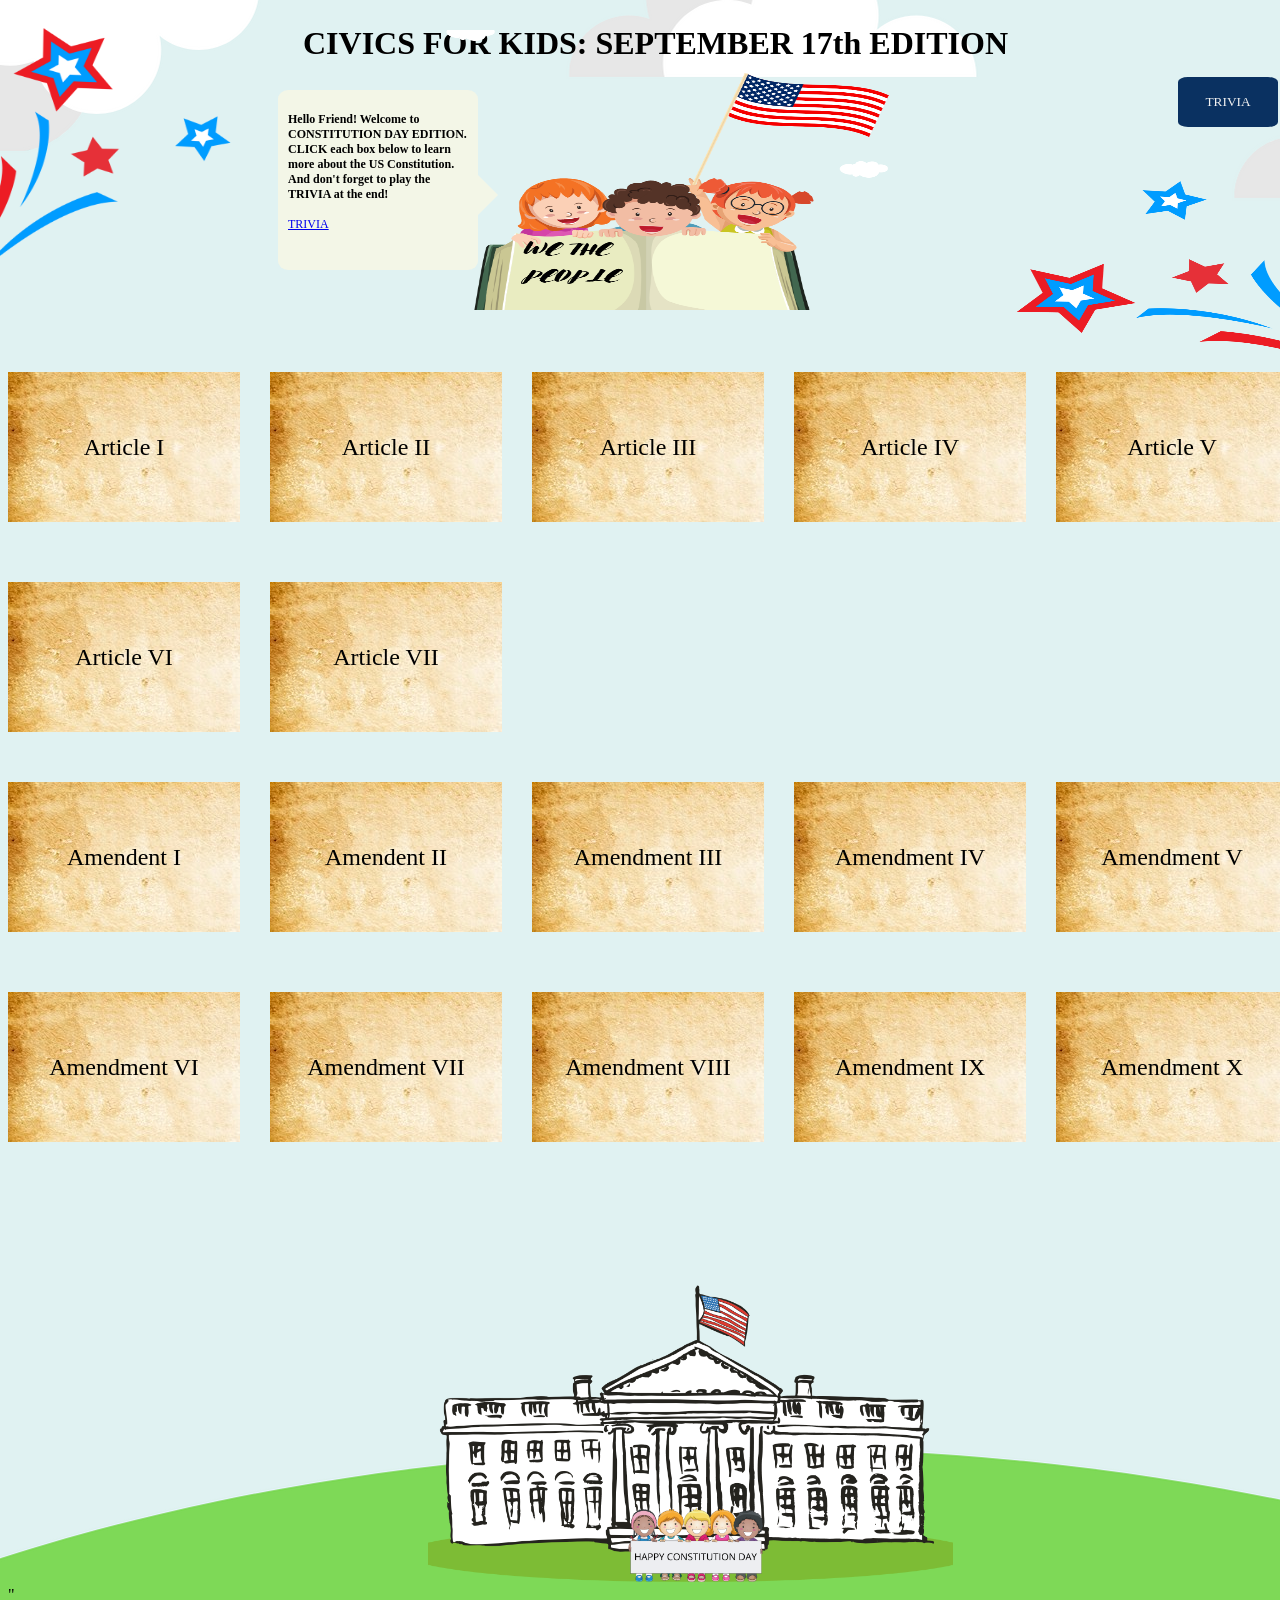
<file: index.html>
<!DOCTYPE html>
<html lang="en" dir="ltr">

<head>
  <meta charset="utf-8">
  <title>Constitution Day For Kids </title>
  <link rel="stylesheet" href="styles/styles.css">
</head>

<body >




  <main>


    <header>
        <h1>CIVICS FOR KIDS: SEPTEMBER 17th EDITION</h1>


    </header>

    <nav  class= "links">
      <form action="trivia.html">
        <input class = "button" type="submit" value="TRIVIA" />
    </form>
    </nav>

  <!-- <aside class="jm">
      <img class = "jm_pic" src="images/james_madison_portrait.jpg" alt="James Madison ">
    </aside> -->



    <aside class="thought_bubble">
      <h3 class = "thought_text">Hello Friend! Welcome to CONSTITUTION DAY EDITION. CLICK each box below to learn more about the US Constitution. And don't forget to play the TRIVIA at the end!</h3> 
      <a class = "thought_text" href="trivia.html">TRIVIA</a>


    </aside>

    <figure class="kids">
      <img class = "kids_pic" src="images/children.PNG" alt="Kids with Constitution and Flag">
    </figure>

    <figure>
      <img class = "stars" src="images/stars.png" alt="stars">
    </figure>


    <figure>
      <img class = "stars_rotate" src="images/stars_rotate.png" alt="rotated stars">
    </figure> 






    <section class = "container">

      <section class="article">
        <button class = "collapse">Article I</button>
        <section class = "content">
        <p>Ever wonder who writes the laws we live by? The legislative branch!  Congress, which has Senate and House of Representatives are part of this. </p>
        <img class = "image-media" src="images/capitol.PNG" alt="capitol">
        <form action="fulltext.html">
          <input class = "learn_more" type="submit" value="Go to Complete Text" />
      </form>
        </section >
  

  </section >

      <section class="article">
        <button class = "collapse">Article II</button>
        <section class = "content">
        <p>Wait so the President doesn't make laws? Nope! Article II says the President is part of the executive branch. The President's job is just to make sure the laws are carried out.</p>
        <img class = "image-media" src="images/president.png" alt="president">
        
        <form action="fulltext.html">
          <input class = "learn_more" type="submit" value="Go to Complete Text" />
      </form>
    </section>
  </section>

      <section class="article">

        <button class = "collapse">Article III</button>
        <section class = "content">
          <p>Article III is all about the Supreme Court. The Supreme Court is the most powerful court, and they promise fairness and equality.</p>
          <img class ="court" src="images/court.png" alt="court ">
          <form action="fulltext.html">
            <input class = "learn_more" type="submit" value="Go to Complete Text" />
        </form>
      </section>
    </section>


      <section class="article">
        <button class = "collapse">Article IV</button>
        <section class = "content">
        <p >So, you might be thinking - "What about my state?" Well, that's where Article IV comes in - the federal government takes care of states and states take care of each other - the UNITED states!</p>
        <img class ="states" src="images/states.png" alt="states">
        <form action="fulltext.html">
          <input class = "learn_more" type="submit" value="Go to Complete Text" />
      </form>
        
    </section>
  </section>

   
      <section class="article">
        <button class = "collapse">Article V</button>
        <section class="content">
        <p >If you want to add more amendments to the constitution, you can! (if you get two-thirds of the vote of course) </p>
        <img class ="image-media" src="images/article_five.png" alt="article five">
        <form action="fulltext.html">
          <input class = "learn_more" type="submit" value="Go to Complete Text" />
      </form>
    </section>
  </section>


      <section class="article">

        <button class= "collapse">Article VI</button>
        <section class = "content">
        <p>Article VI basically says that the constitution is THE law of the land! It makes sure that we support it and help our government when they are in need, for example if there is a national debt.  </p>
         <img class = "image-media" src="images/oath.png" alt="oath">
         <form action="fulltext.html">
          <input class = "learn_more" type="submit" value="Go to Complete Text" />
      </form>
    </section>
  </section>

      <section class="article">
        <button class = "collapse">Article VII</button>
        <section class = "content">
          <p>How do states adopt the constitution? In Article VII, if 9 states approve, then the constitution applies for those states! </p>
         <img class = "image-media" src="images/article_seven.png" alt="oath">
         <form action="fulltext.html">
          <input class = "learn_more" type="submit" value="Go to Complete Text" />
      </form>
    </section>
  </section>



    </section>



    <section class = "container_two">

      <section class="ammendment">
        <button class = "collapse">Amendent I</button>
        <section class = "content">
          <p>You've probably heard someone say, "Free Speech!" Well, they are talking about the first Amendment, which allows free speech, press, and right to protest. </p>
         <img class = "image-media" src="images/protest.png" alt="amendment 1">
         <form action="fulltext.html">
          <input class = "learn_more" type="submit" value="Go to Complete Text" />
      </form>
    </section>
  </section>


      <section class="ammendment">
        <button class = "collapse">Amendent II</button>
        <section class = "content">
          <p>The second amendment allows you to have weapon to protect yourself. But, there's a lot of debate on what exactly this means in our world today. </p>
         <img class = "image-media" src="images/a2.png" alt="amendment 2">
         <form action="fulltext.html">
          <input class = "learn_more" type="submit" value="Go to Complete Text" />
      </form>
    </section>
  </section>
      
      <section class="ammendment">
        <button class = "collapse">Amendment III</button>
        <section class = "content">
          <p>In a nutshell, the third amendment says that a soldier cannot live in your home during peace time unless you approve of it!  </p>
         <img class = "image-media" src="images/solider.png" alt="soldier">
         <form action="fulltext.html">
          <input class = "learn_more" type="submit" value="Go to Complete Text" />
      </form>
    </section>
  </section>

      <section class="ammendment">
        <button class = "collapse">Amendment IV</button>
        <section class = "content">
          <p>Well, we know that law enforcement can search for clues, but they don't have complete free-reign. The fourth amendment is there to ensure that all searches are done properly!  </p>
         <img class = "image-media" src="images/detective.png" alt="detective looking at clues">
         <form action="fulltext.html">
          <input class = "learn_more" type="submit" value="Go to Complete Text" />
      </form>
    </section>
  </section>

      
      <section class="ammendment">
        <button class = "collapse">Amendment V</button>
        <section class = "content">
          <p> Have you ever heard of the phrase "Plead the Fifth"? Well if you haven't its what people say when they don't want to answer questions that could accuse them of a crime. </p>
         <img class = "image-media" src="images/a5.png" alt="girl refusing to speak">
         <form action="fulltext.html">
          <input class = "learn_more" type="submit" value="Go to Complete Text" />
      </form>
    </section>
  </section>



      <section class="ammendment">
        <button class = "collapse">Amendment VI</button>
        <section class = "content">
          <p> This ensures that people who are accused of a crime have the right to a fair trial. It also makes sure that the people on the jury are fair and unbiased. </p>
         <img class = "image-media" src="images/jury.png" alt="girl refusing to speak">
         <form action="fulltext.html">
          <input class = "learn_more" type="submit" value="Go to Complete Text" />
      </form>
    </section>
  </section>


      <section class="ammendment">
        <button class = "collapse">Amendment VII</button>
        <section class = "content">
          <p> The seventh amendment basically allows an indvidual and corporations to have a fair trial in federal court.  </p>
         <img class = "image-media" src="images/a7.png" alt="girl refusing to speak">
         <form action="fulltext.html">
          <input class = "learn_more" type="submit" value="Go to Complete Text" />
      </form>
        </section>
      </section>

      <section class="ammendment">
        <button class = "collapse">Amendment VIII</button>
        <section class = "content">
          <p> This makes sure that if a person is charged with a crime, that their punishements are not too mean!  </p>
         <img class = "image-media" src="images/a8.png" alt="girl refusing to speak">
         <form action="fulltext.html">
          <input class = "learn_more" type="submit" value="Go to Complete Text" />
      </form>
        </section>
      </section>


      <section class="ammendment">
        <button class = "collapse">Amendment IX</button>
        <section class = "content">
          <p> So are the only rights we have are those that are in the constitution? Nope! Amendment 9 says we have more rights than those listed! Cool!  </p>
         <img class = "image-media" src="images/a9.png" alt="girl refusing to speak">
         <form action="fulltext.html">
          <input class = "learn_more" type="submit" value="Go to Complete Text" />
      </form>
        </section>
      </section>



      <section class="ammendment">
        <button class = "collapse">Amendment X</button>
        <section class = "content">
          <p>In a nutshell, whatever rights are not only for the federal government are for the states and us! </p>
         <img class = "image-media" src="images/a10.png" alt="girl refusing to speak">
         <form action="fulltext.html">
          <input class = "learn_more" type="submit" value="Go to Complete Text" />
      </form>
        </section>
      </section>
     
</section>

  </main>

  <footer>

    <img class = "footer_img" src="images/footer.png" alt="">

  </footer>


  <script src = "script.js"></script>"


</body>

</html>
</file>
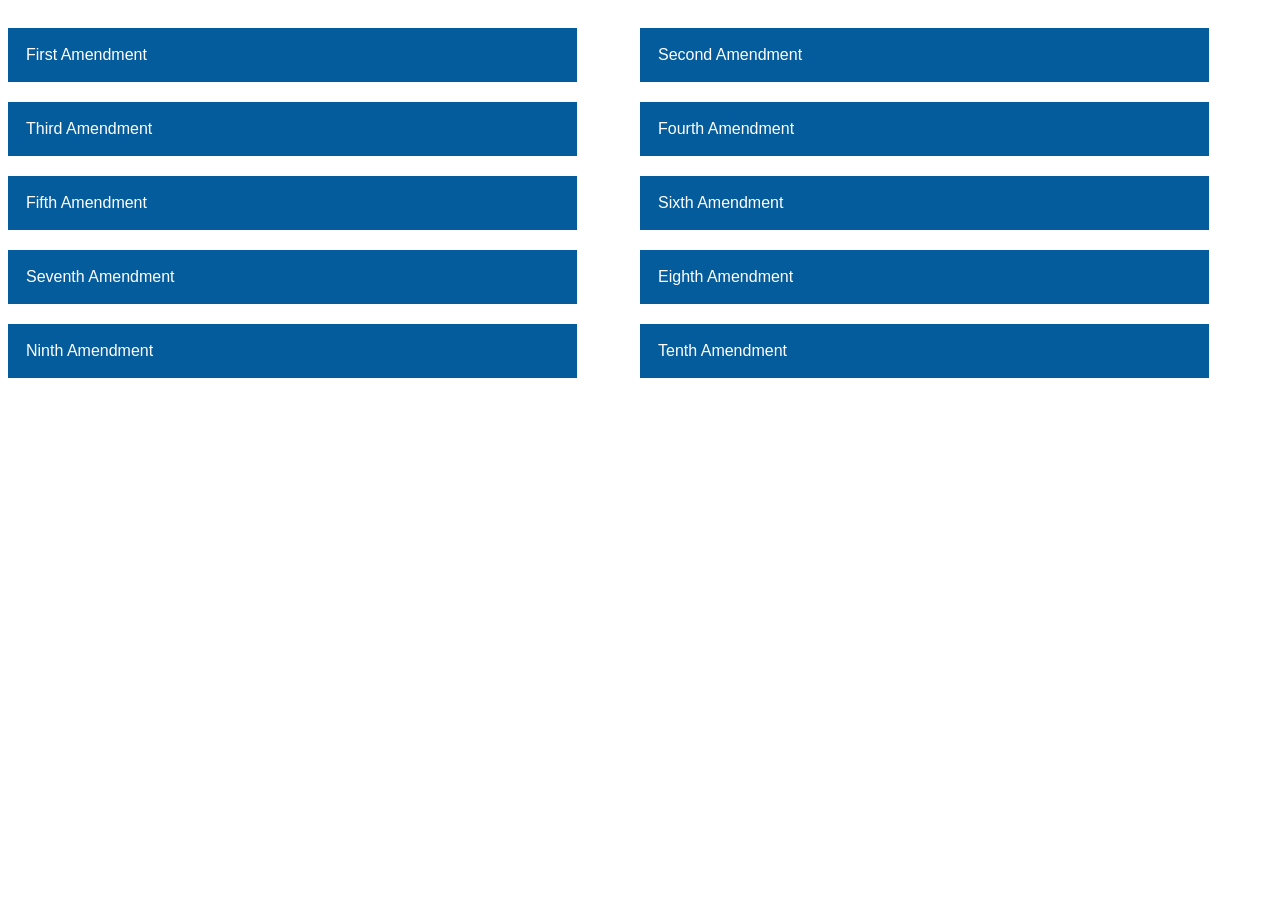
<file: dropdown.html>
<!DOCTYPE html>
<html>
  <head>
    <style>
      .display {
        display: inline;
      }
      .collapsible {
        background-color: #055C9D;
        color: white;
        cursor: help;
        padding: 18px;
        width: 90%;
        border: 100px;
        text-align: left;
        outline: none;
        font-size: 16px;
        margin-top: 20px;
      }

      .active,
      .collapsible:hover {
        background-color: #A30000;
      }

      .content {
        padding: 0 20px;
        width: 84.7%;
        display: none;
        overflow: hidden;
        background-color: #D4F1F4;
      }
      .row {
        width: 100%;
        display: flex;
        flex-direction: row;
      }
      .col {
        width: 50%;
      }
      .goto{
          text-align: right;
      }
      a.go {
        background-color: #A30000; 
        border: none;
        color: white;
        padding: 10px;
        text-align: center;
        text-decoration: none;
        display: inline-block;
        font-size: 14px;
        margin: 4px 4px;
        cursor: pointer;
        border-radius: 12px;
      }
    </style>
  </head>
  <body>
        <div class="row">
          <div class="col">
            <button type="button" class="collapsible">First Amendment</button>
            <div class="content">
              <p>
                Congress shall make no law respecting an establishment of religion, or prohibiting the free exercise thereof; or abridging the freedom of speech, or of the press; or the right of the people peaceably to assemble, and to petition the Government for a redress of grievances.
              </p>
              <div class="goto">
                <a href="https://constitution.congress.gov/constitution/" target="_blank" class="go">view more</a>
              </div>
            </div>
          </div>
          <div class="col">
            <button type="button" class="collapsible">Second Amendment</button>
            <div class="content">
              <p>
                A well regulated Militia, being necessary to the security of a free State, the right of the people to keep and bear Arms shall not be infringed.
              </p>
              <div class="goto">
                 <a href="https://constitution.congress.gov/constitution/" target="_blank" class="go">view more</a>
              </div>
            </div>
        </div>
        </div>
        <div class="row">
          <div class="col">
            <button type="button" class="collapsible">Third Amendment</button>
            <div class="content">
              <p>
                No Soldier shall, in time of peace be quartered in any house, without the consent of the Owner, nor in time of war, but in a manner to be prescribed by law.
              </p>
              <div class="goto">
                <a href="https://constitution.congress.gov/constitution/" target="_blank" class="go">view more</a>
              </div>
            </div>
          </div>
          <div class="col">
            <button type="button" class="collapsible">Fourth Amendment</button>
            <div class="content">
              <p>
               The right of the people to be secure in their persons, houses, papers, and effects, against unreasonable searches and seizures, shall not be violated, and no Warrants shall issue, but upon probable cause, supported by Oath or affirmation, and particularly describing the place to be searched, and the persons or things to be seized.
              </p>
              <div class="goto">
               <a href="https://constitution.congress.gov/constitution/" target="_blank" class="go">view more</a>
               </div>
            </div>
          </div>
        </div>
         <div class="row">
            <div class="col">
            <button type="button" class="collapsible">Fifth Amendment</button>
            <div class="content">
              <p>
                No person shall be held to answer for a capital, or otherwise infamous crime, unless on a presentment or indictment of a Grand Jury, except in cases arising in the land or naval forces, or in the Militia, when in actual service in time of War or public danger; nor shall any person be subject for the same offence to be twice put in jeopardy of life or limb; nor shall be compelled in any criminal case to be a witness against himself, nor be deprived of life, liberty, or property, without due process of law; nor shall private property be taken for public use, without just compensation.
              </p>
              <div class="goto">
                <a href="https://constitution.congress.gov/constitution/" target="_blank" class="go">view more</a>
              </div>
            </div>
          </div>
            <div class="col">
            <button type="button" class="collapsible">Sixth Amendment</button>
            <div class="content">
              <p>
                  In all criminal prosecutions, the accused shall enjoy the right to a speedy and public trial, by an impartial jury of the State and district wherein the crime shall have been committed, which district shall have been previously ascertained by law, and to be informed of the nature and cause of the accusation; to be confronted with the witnesses against him; to have compulsory process for obtaining witnesses in his favor, and to have the Assistance of Counsel for his defence.
              </p>
                <div class="goto">
                <a href="https://constitution.congress.gov/constitution/" target="_blank" class="go">view more</a>
              </div>
            </div>
          </div>

          </div>
            <div class="row">
                <div class="col">
                    <button type="button" class="collapsible">Seventh Amendment</button>
                        <div class="content">
                            <p>
                                In Suits at common law, where the value in controversy shall exceed twenty dollars, the right of trial by jury shall be preserved, and no fact tried by a jury, shall be otherwise re-examined in any Court of the United States, than according to the rules of the common law.
                            </p>
                            <div class="goto">
                                <a href="https://constitution.congress.gov/constitution/" target="_blank" class="go">view more</a>
                            </div>
                        </div>
                </div>
                <div class="col">
                    <button type="button" class="collapsible">Eighth Amendment</button>
                        <div class="content">
                            <p>
                                Excessive bail shall not be required, nor excessive fines imposed, nor cruel and unusual punishments inflicted.
                            </p>
                            <div class="goto">
                                <a href="https://constitution.congress.gov/constitution/" target="_blank" class="go">view more</a>
                            </div>
                        </div>
                </div>
          </div>
            <div class="row">
                <div class="col">
                    <button type="button" class="collapsible">Ninth Amendment</button>
                        <div class="content">
                            <p>
                               The enumeration in the Constitution, of certain rights, shall not be construed to deny or disparage others retained by the people.
                            </p>
                            <div class="goto">
                                <a href="https://constitution.congress.gov/constitution/" target="_blank" class="go">view more</a>
                            </div>
                        </div>
                </div>
                <div class="col">
                    <button type="button" class="collapsible">Tenth Amendment</button>
                        <div class="content">
                            <p>
                               The powers not delegated to the United States by the Constitution, nor prohibited by it to the States, are reserved to the States respectively, or to the people.
                            </p>
                            <div class="goto">
                                <a href="https://constitution.congress.gov/constitution/" target="_blank" class="go">view more</a>
                            </div>
                        </div>
                </div>
          </div>
      </div>
    </div>
    <script>
      var coll = document.getElementsByClassName("collapsible");
      var i;

      for (i = 0; i < coll.length; i++) {
        coll[i].addEventListener("click", function () {
          this.classList.toggle("active");
          var content = this.nextElementSibling;
          if (content.style.display === "block") {
            content.style.display = "none";
          } else {
            content.style.display = "block";
          }
        });
      }
    </script>
  </body>
</html>
</file>
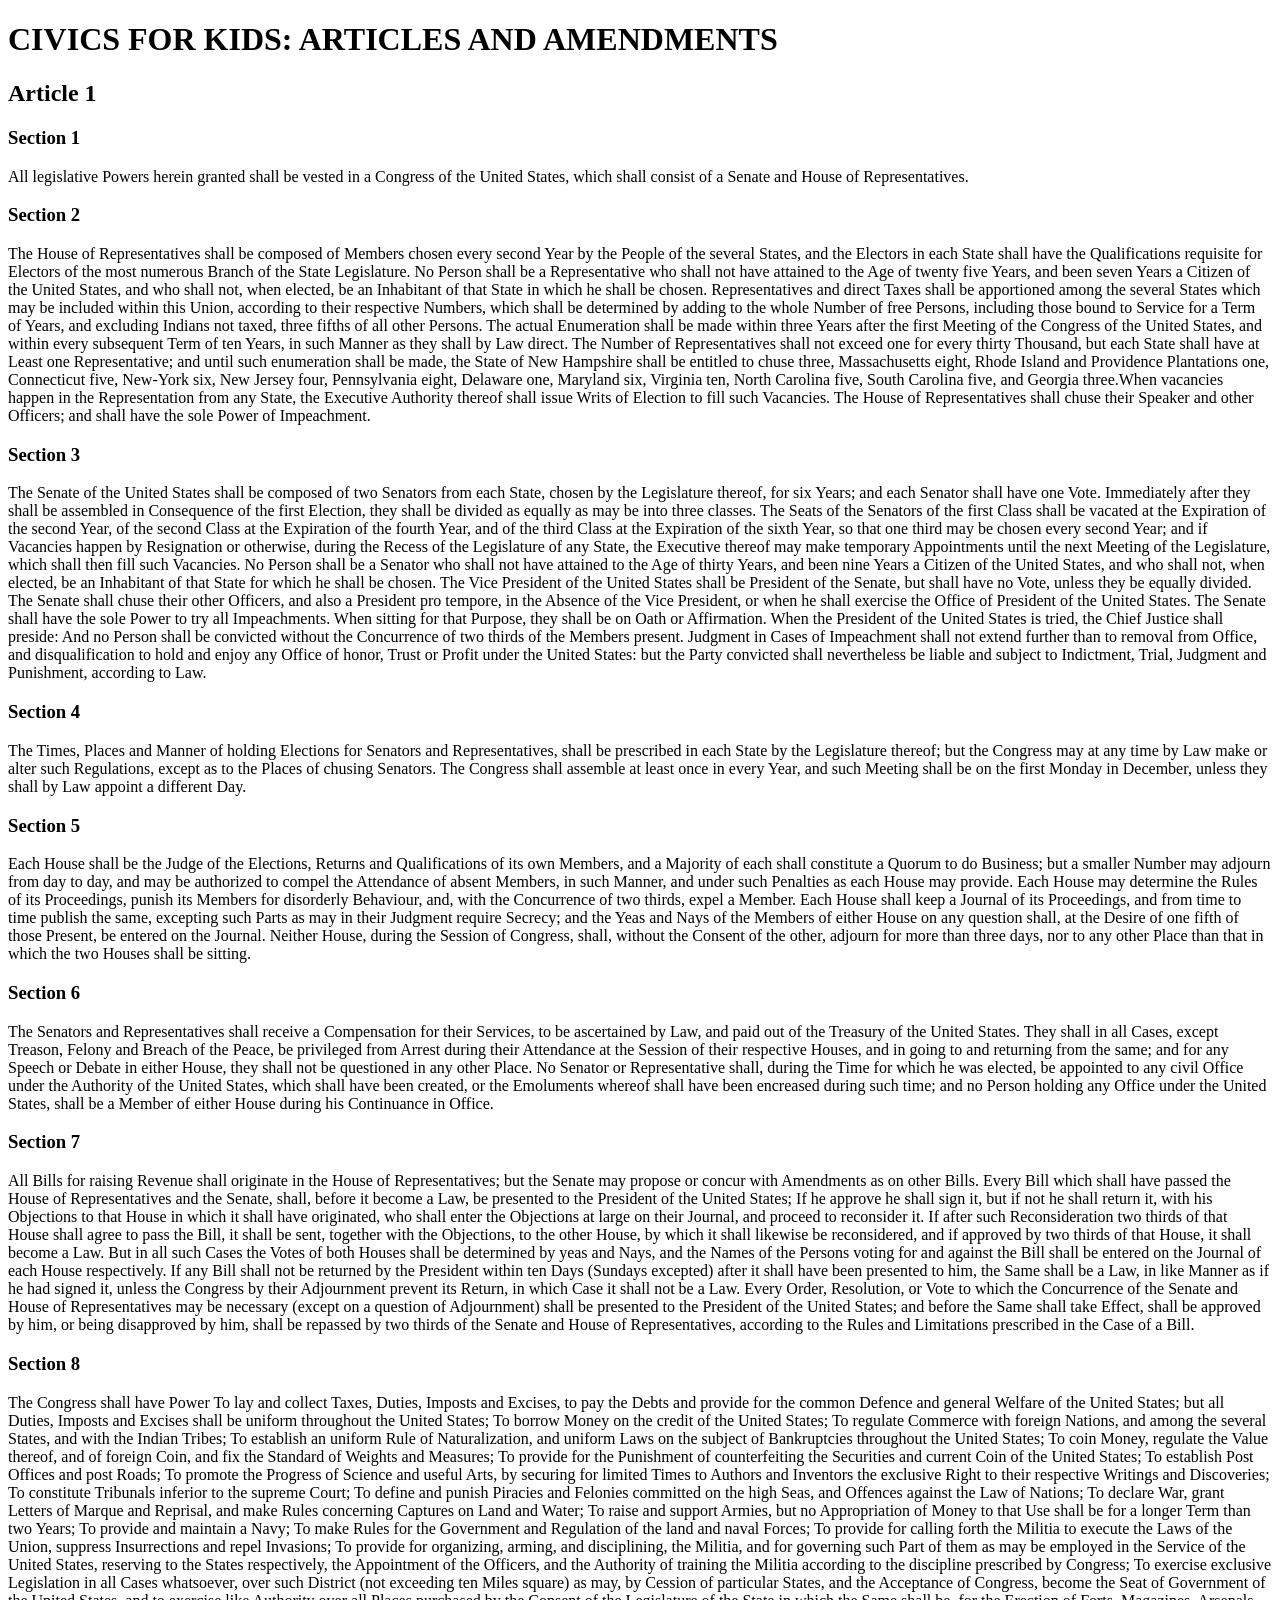
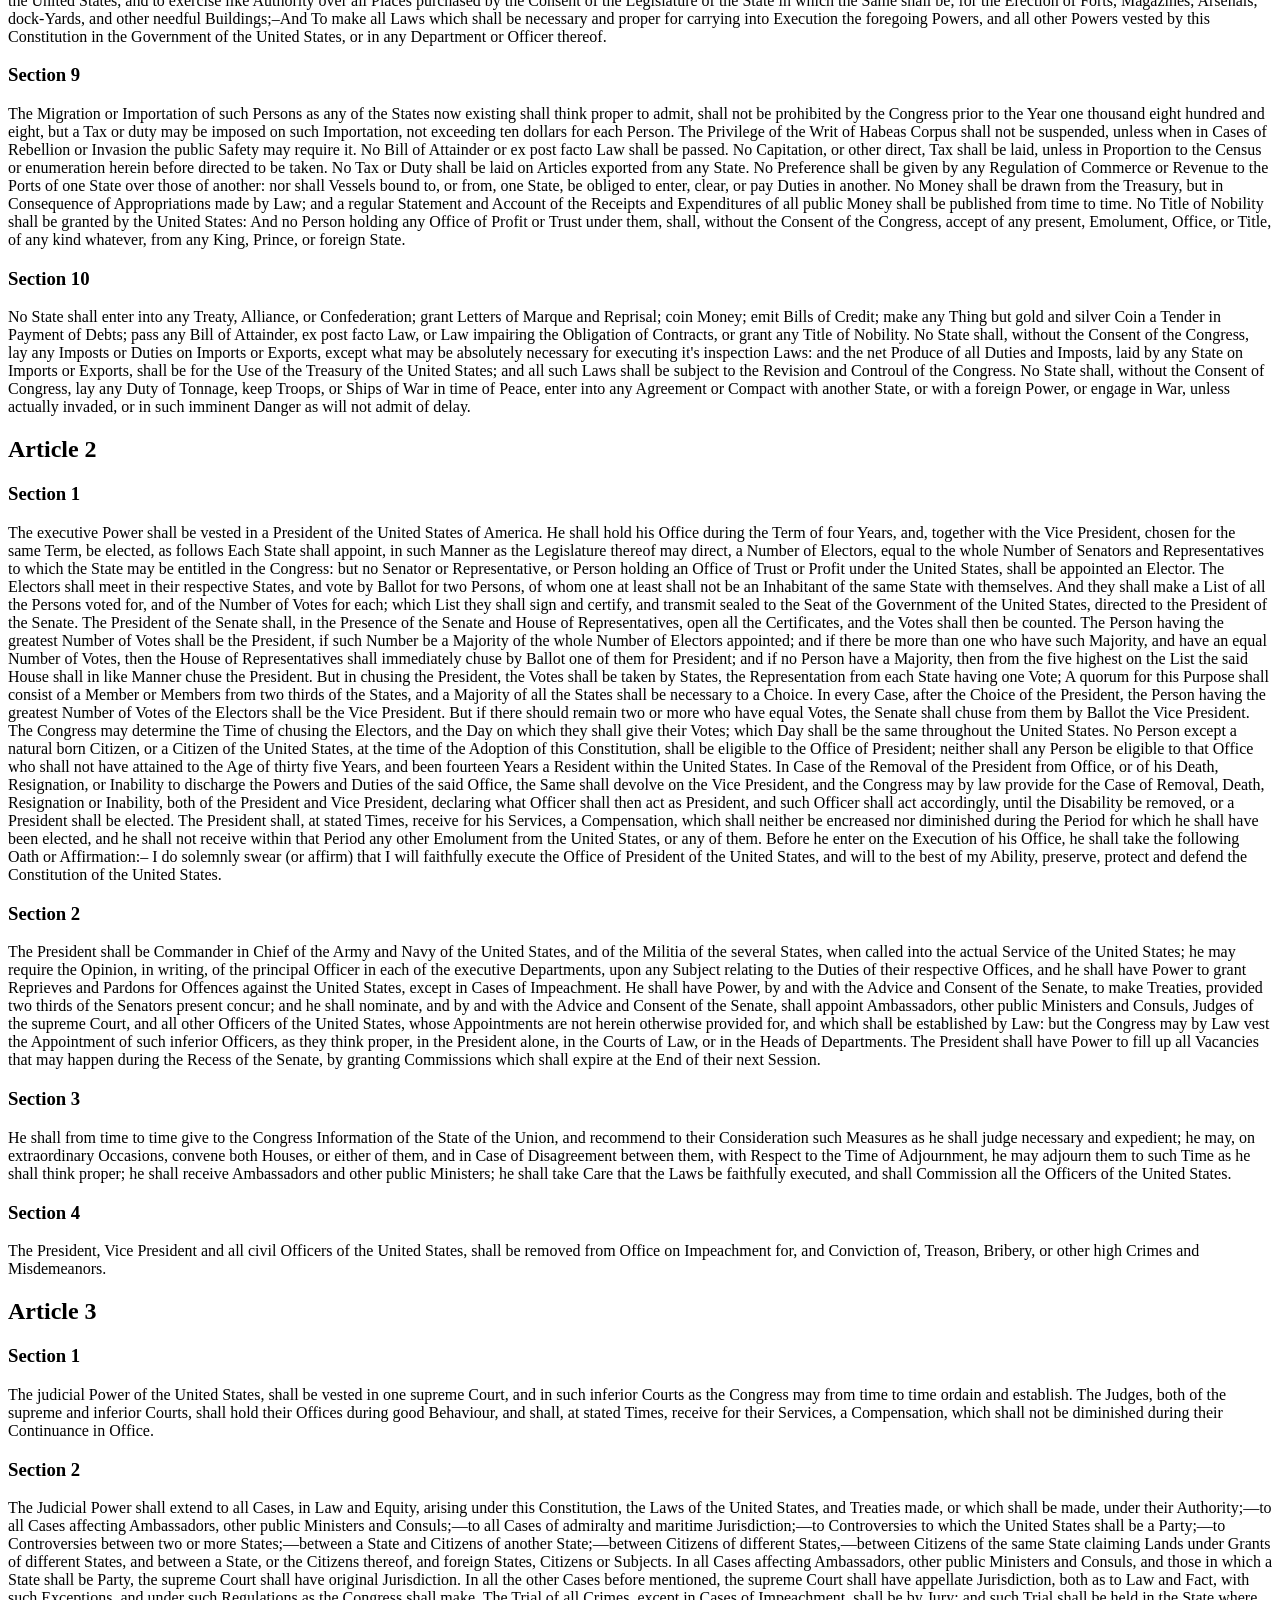
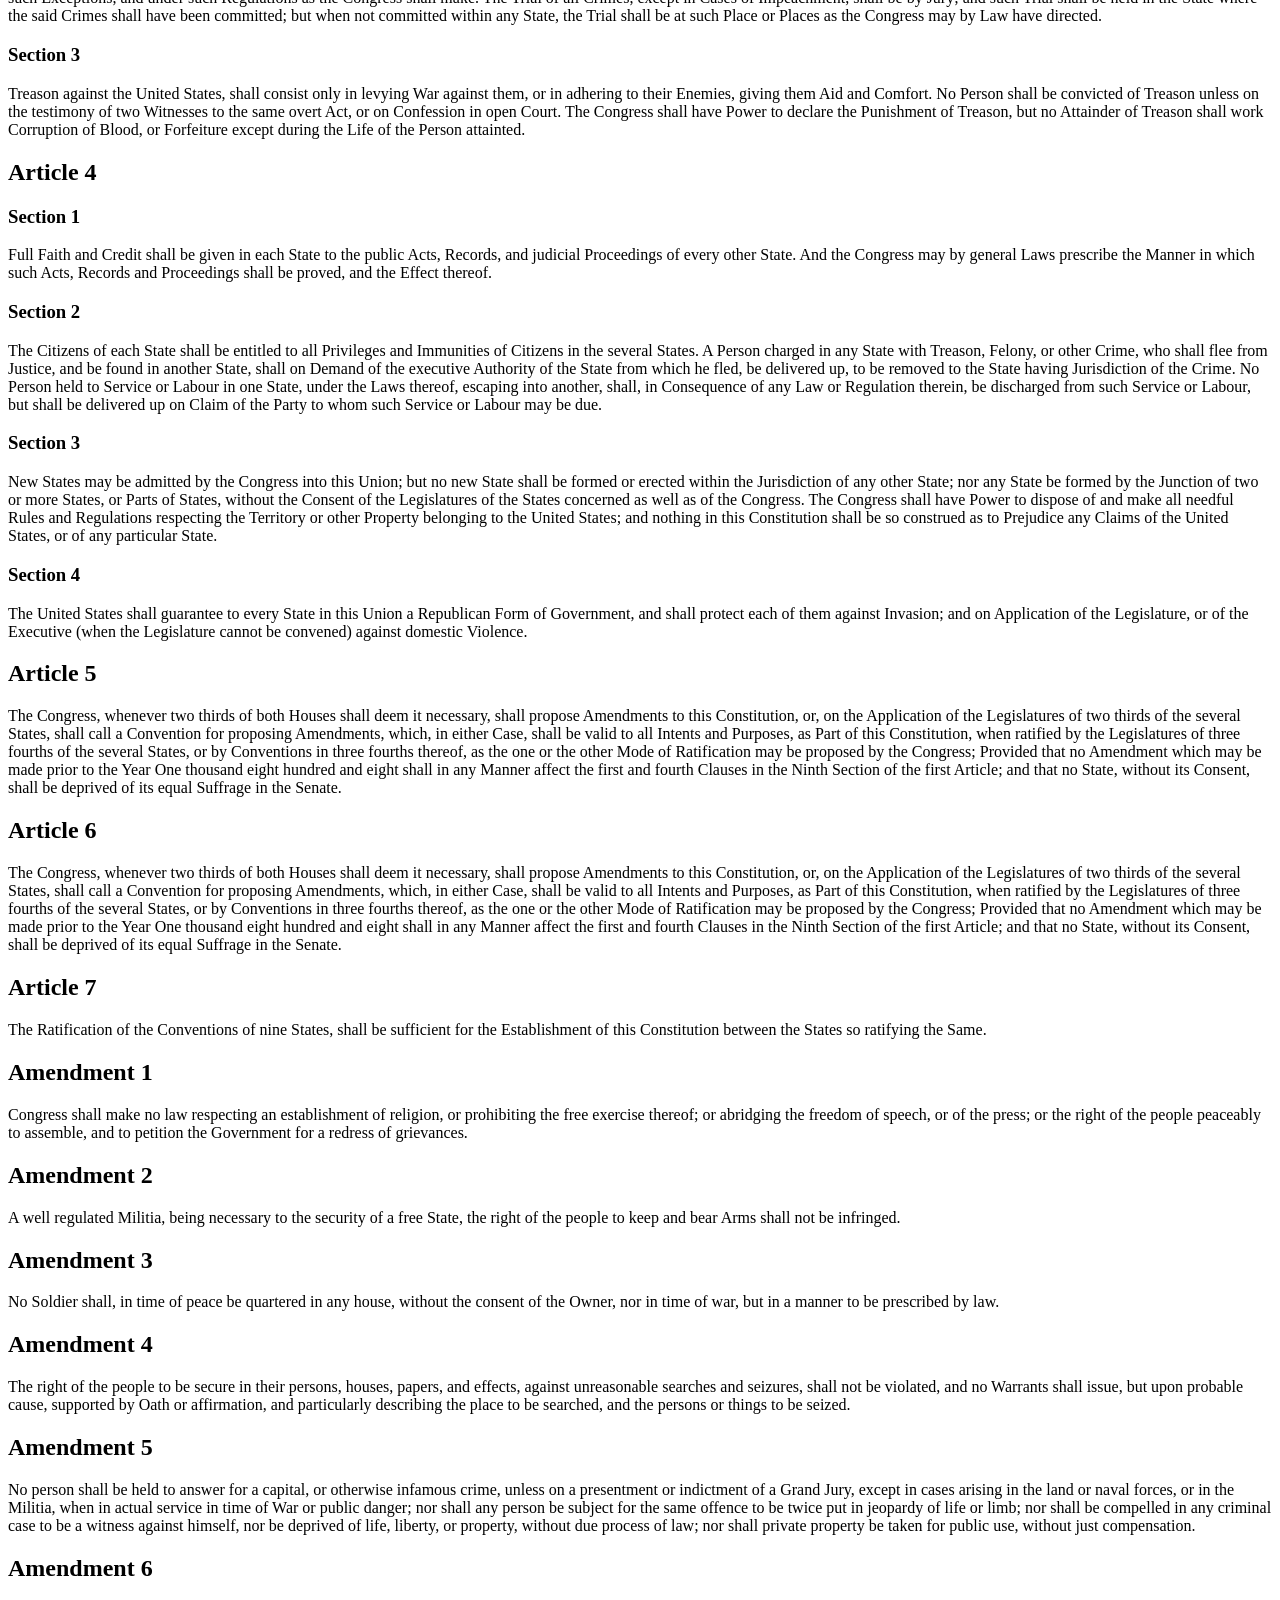
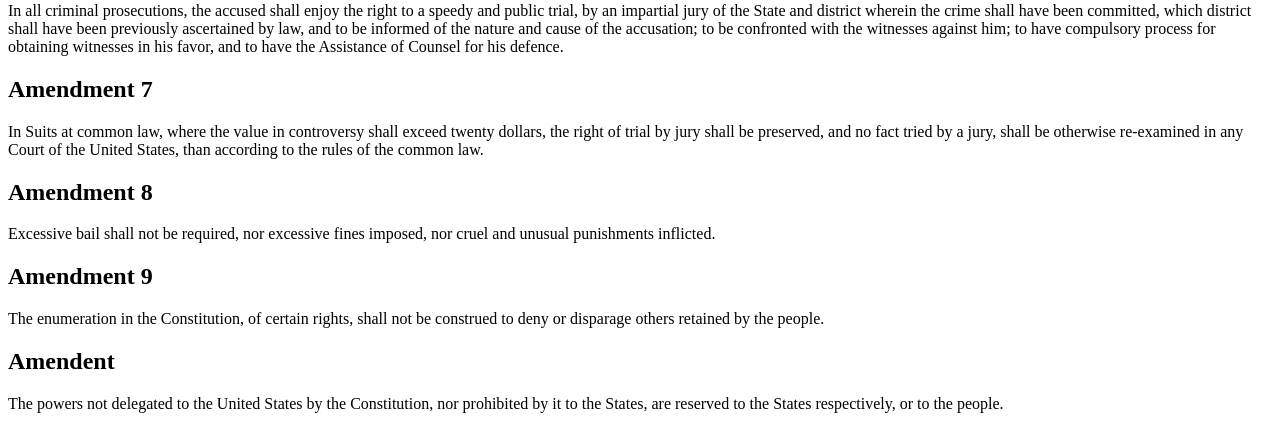
<file: fulltext.html>
<!DOCTYPE html>
<html lang="en" dir="ltr">

<head>
  <meta charset="utf-8">
  <title>Constitution Day For Kids </title>
  <link rel="stylesheet" href="#">
</head>

<body >

<main>


    <header>
        <h1>CIVICS FOR KIDS: ARTICLES AND AMENDMENTS</h1>
</header>

    <section class = "articles">
        
            <h2>Article 1</h2>
           <h3>Section 1</h3>
            <p>All legislative Powers herein granted shall be vested in a Congress of the United States, which shall consist of a Senate and House of Representatives.</p>
           <h3>Section 2</h3>
           <p>The House of Representatives shall be composed of Members chosen every second Year by the People of the several States, and the Electors in each State shall have the Qualifications requisite for Electors of the most numerous Branch of the State Legislature.

            No Person shall be a Representative who shall not have attained to the Age of twenty five Years, and been seven Years a Citizen of the United States, and who shall not, when elected, be an Inhabitant of that State in which he shall be chosen.
            
            Representatives and direct Taxes shall be apportioned among the several States which may be included within this Union, according to their respective Numbers, which shall be determined by adding to the whole Number of free Persons, including those bound to Service for a Term of Years, and excluding Indians not taxed, three fifths of all other Persons. The actual Enumeration shall be made within three Years after the first Meeting of the Congress of the United States, and within every subsequent Term of ten Years, in such Manner as they shall by Law direct. The Number of Representatives shall not exceed one for every thirty Thousand, but each State shall have at Least one Representative; and until such enumeration shall be made, the State of New Hampshire shall be entitled to chuse three, Massachusetts eight, Rhode Island and Providence Plantations one, Connecticut five, New-York six, New Jersey four, Pennsylvania eight, Delaware one, Maryland six, Virginia ten, North Carolina five, South Carolina five, and Georgia three.When vacancies happen in the Representation from any State, the Executive Authority thereof shall issue Writs of Election to fill such Vacancies.

            The House of Representatives shall chuse their Speaker and other Officers; and shall have the sole Power of Impeachment.</p>
           <h3>Section 3</h3>
           <p>The Senate of the United States shall be composed of two Senators from each State, chosen by the Legislature thereof, for six Years; and each Senator shall have one Vote.

            Immediately after they shall be assembled in Consequence of the first Election, they shall be divided as equally as may be into three classes. The Seats of the Senators of the first Class shall be vacated at the Expiration of the second Year, of the second Class at the Expiration of the fourth Year, and of the third Class at the Expiration of the sixth Year, so that one third may be chosen every second Year; and if Vacancies happen by Resignation or otherwise, during the Recess of the Legislature of any State, the Executive thereof may make temporary Appointments until the next Meeting of the Legislature, which shall then fill such Vacancies.
            
            No Person shall be a Senator who shall not have attained to the Age of thirty Years, and been nine Years a Citizen of the United States, and who shall not, when elected, be an Inhabitant of that State for which he shall be chosen.
            
            The Vice President of the United States shall be President of the Senate, but shall have no Vote, unless they be equally divided.
            
            The Senate shall chuse their other Officers, and also a President pro tempore, in the Absence of the Vice President, or when he shall exercise the Office of President of the United States.
            
            The Senate shall have the sole Power to try all Impeachments. When sitting for that Purpose, they shall be on Oath or Affirmation. When the President of the United States is tried, the Chief Justice shall preside: And no Person shall be convicted without the Concurrence of two thirds of the Members present.
            
            Judgment in Cases of Impeachment shall not extend further than to removal from Office, and disqualification to hold and enjoy any Office of honor, Trust or Profit under the United States: but the Party convicted shall nevertheless be liable and subject to Indictment, Trial, Judgment and Punishment, according to Law.</p>
           <h3>Section 4</h3>
           <p>The Times, Places and Manner of holding Elections for Senators and Representatives, shall be prescribed in each State by the Legislature thereof; but the Congress may at any time by Law make or alter such Regulations, except as to the Places of chusing Senators.

            The Congress shall assemble at least once in every Year, and such Meeting shall be on the first Monday in December, unless they shall by Law appoint a different Day.</p>
           <h3>Section 5</h3>
           <p>Each House shall be the Judge of the Elections, Returns and Qualifications of its own Members, and a Majority of each shall constitute a Quorum to do Business; but a smaller Number may adjourn from day to day, and may be authorized to compel the Attendance of absent Members, in such Manner, and under such Penalties as each House may provide.

            Each House may determine the Rules of its Proceedings, punish its Members for disorderly Behaviour, and, with the Concurrence of two thirds, expel a Member.
            
            Each House shall keep a Journal of its Proceedings, and from time to time publish the same, excepting such Parts as may in their Judgment require Secrecy; and the Yeas and Nays of the Members of either House on any question shall, at the Desire of one fifth of those Present, be entered on the Journal.
            
            Neither House, during the Session of Congress, shall, without the Consent of the other, adjourn for more than three days, nor to any other Place than that in which the two Houses shall be sitting.</p>
           <h3>Section 6</h3>
           <p>The Senators and Representatives shall receive a Compensation for their Services, to be ascertained by Law, and paid out of the Treasury of the United States. They shall in all Cases, except Treason, Felony and Breach of the Peace, be privileged from Arrest during their Attendance at the Session of their respective Houses, and in going to and returning from the same; and for any Speech or Debate in either House, they shall not be questioned in any other Place.

            No Senator or Representative shall, during the Time for which he was elected, be appointed to any civil Office under the Authority of the United States, which shall have been created, or the Emoluments whereof shall have been encreased during such time; and no Person holding any Office under the United States, shall be a Member of either House during his Continuance in Office.</p>
           <h3>Section 7</h3>
           <p>All Bills for raising Revenue shall originate in the House of Representatives; but the Senate may propose or concur with Amendments as on other Bills.

            Every Bill which shall have passed the House of Representatives and the Senate, shall, before it become a Law, be presented to the President of the United States; If he approve he shall sign it, but if not he shall return it, with his Objections to that House in which it shall have originated, who shall enter the Objections at large on their Journal, and proceed to reconsider it. If after such Reconsideration two thirds of that House shall agree to pass the Bill, it shall be sent, together with the Objections, to the other House, by which it shall likewise be reconsidered, and if approved by two thirds of that House, it shall become a Law. But in all such Cases the Votes of both Houses shall be determined by yeas and Nays, and the Names of the Persons voting for and against the Bill shall be entered on the Journal of each House respectively. If any Bill shall not be returned by the President within ten Days (Sundays excepted) after it shall have been presented to him, the Same shall be a Law, in like Manner as if he had signed it, unless the Congress by their Adjournment prevent its Return, in which Case it shall not be a Law.
            
            Every Order, Resolution, or Vote to which the Concurrence of the Senate and House of Representatives may be necessary (except on a question of Adjournment) shall be presented to the President of the United States; and before the Same shall take Effect, shall be approved by him, or being disapproved by him, shall be repassed by two thirds of the Senate and House of Representatives, according to the Rules and Limitations prescribed in the Case of a Bill.</p>
           <h3>Section 8</h3>
           <p>The Congress shall have Power To lay and collect Taxes, Duties, Imposts and Excises, to pay the Debts and provide for the common Defence and general Welfare of the United States; but all Duties, Imposts and Excises shall be uniform throughout the United States;

            To borrow Money on the credit of the United States;
            
            To regulate Commerce with foreign Nations, and among the several States, and with the Indian Tribes;
            
            To establish an uniform Rule of Naturalization, and uniform Laws on the subject of Bankruptcies throughout the United States;
            
            To coin Money, regulate the Value thereof, and of foreign Coin, and fix the Standard of Weights and Measures;
            
            To provide for the Punishment of counterfeiting the Securities and current Coin of the United States;
            
            To establish Post Offices and post Roads;
            
            To promote the Progress of Science and useful Arts, by securing for limited Times to Authors and Inventors the exclusive Right to their respective Writings and Discoveries;
            
            To constitute Tribunals inferior to the supreme Court;
            
            To define and punish Piracies and Felonies committed on the high Seas, and Offences against the Law of Nations;
            
            To declare War, grant Letters of Marque and Reprisal, and make Rules concerning Captures on Land and Water;
            
            To raise and support Armies, but no Appropriation of Money to that Use shall be for a longer Term than two Years;
            
            To provide and maintain a Navy;
            
            To make Rules for the Government and Regulation of the land and naval Forces;
            
            To provide for calling forth the Militia to execute the Laws of the Union, suppress Insurrections and repel Invasions;
            
            To provide for organizing, arming, and disciplining, the Militia, and for governing such Part of them as may be employed in the Service of the United States, reserving to the States respectively, the Appointment of the Officers, and the Authority of training the Militia according to the discipline prescribed by Congress;
            
            To exercise exclusive Legislation in all Cases whatsoever, over such District (not exceeding ten Miles square) as may, by Cession of particular States, and the Acceptance of Congress, become the Seat of Government of the United States, and to exercise like Authority over all Places purchased by the Consent of the Legislature of the State in which the Same shall be, for the Erection of Forts, Magazines, Arsenals, dock-Yards, and other needful Buildings;–And
            
            To make all Laws which shall be necessary and proper for carrying into Execution the foregoing Powers, and all other Powers vested by this Constitution in the Government of the United States, or in any Department or Officer thereof.</p>
           <h3>Section 9</h3>
           <p>The Migration or Importation of such Persons as any of the States now existing shall think proper to admit, shall not be prohibited by the Congress prior to the Year one thousand eight hundred and eight, but a Tax or duty may be imposed on such Importation, not exceeding ten dollars for each Person.

            The Privilege of the Writ of Habeas Corpus shall not be suspended, unless when in Cases of Rebellion or Invasion the public Safety may require it.
            
            No Bill of Attainder or ex post facto Law shall be passed.
            
            No Capitation, or other direct, Tax shall be laid, unless in Proportion to the Census or enumeration herein before directed to be taken.
            
            No Tax or Duty shall be laid on Articles exported from any State.
            
            No Preference shall be given by any Regulation of Commerce or Revenue to the Ports of one State over those of another: nor shall Vessels bound to, or from, one State, be obliged to enter, clear, or pay Duties in another.
            
            No Money shall be drawn from the Treasury, but in Consequence of Appropriations made by Law; and a regular Statement and Account of the Receipts and Expenditures of all public Money shall be published from time to time.
            
            No Title of Nobility shall be granted by the United States: And no Person holding any Office of Profit or Trust under them, shall, without the Consent of the Congress, accept of any present, Emolument, Office, or Title, of any kind whatever, from any King, Prince, or foreign State.</p>
           <h3>Section 10</h3>
           <p>No State shall enter into any Treaty, Alliance, or Confederation; grant Letters of Marque and Reprisal; coin Money; emit Bills of Credit; make any Thing but gold and silver Coin a Tender in Payment of Debts; pass any Bill of Attainder, ex post facto Law, or Law impairing the Obligation of Contracts, or grant any Title of Nobility.

            No State shall, without the Consent of the Congress, lay any Imposts or Duties on Imports or Exports, except what may be absolutely necessary for executing it's inspection Laws: and the net Produce of all Duties and Imposts, laid by any State on Imports or Exports, shall be for the Use of the Treasury of the United States; and all such Laws shall be subject to the Revision and Controul of the Congress.
            
            No State shall, without the Consent of Congress, lay any Duty of Tonnage, keep Troops, or Ships of War in time of Peace, enter into any Agreement or Compact with another State, or with a foreign Power, or engage in War, unless actually invaded, or in such imminent Danger as will not admit of delay.</p>
          

       
            <h2>Article 2</h2>
            <h3>Section 1</h3>
            <p>The executive Power shall be vested in a President of the United States of America. He shall hold his Office during the Term of four Years, and, together with the Vice President, chosen for the same Term, be elected, as follows

                Each State shall appoint, in such Manner as the Legislature thereof may direct, a Number of Electors, equal to the whole Number of Senators and Representatives to which the State may be entitled in the Congress: but no Senator or Representative, or Person holding an Office of Trust or Profit under the United States, shall be appointed an Elector.
                
                The Electors shall meet in their respective States, and vote by Ballot for two Persons, of whom one at least shall not be an Inhabitant of the same State with themselves. And they shall make a List of all the Persons voted for, and of the Number of Votes for each; which List they shall sign and certify, and transmit sealed to the Seat of the Government of the United States, directed to the President of the Senate. The President of the Senate shall, in the Presence of the Senate and House of Representatives, open all the Certificates, and the Votes shall then be counted. The Person having the greatest Number of Votes shall be the President, if such Number be a Majority of the whole Number of Electors appointed; and if there be more than one who have such Majority, and have an equal Number of Votes, then the House of Representatives shall immediately chuse by Ballot one of them for President; and if no Person have a Majority, then from the five highest on the List the said House shall in like Manner chuse the President. But in chusing the President, the Votes shall be taken by States, the Representation from each State having one Vote; A quorum for this Purpose shall consist of a Member or Members from two thirds of the States, and a Majority of all the States shall be necessary to a Choice. In every Case, after the Choice of the President, the Person having the greatest Number of Votes of the Electors shall be the Vice President. But if there should remain two or more who have equal Votes, the Senate shall chuse from them by Ballot the Vice President.
                
                The Congress may determine the Time of chusing the Electors, and the Day on which they shall give their Votes; which Day shall be the same throughout the United States.
                
                No Person except a natural born Citizen, or a Citizen of the United States, at the time of the Adoption of this Constitution, shall be eligible to the Office of President; neither shall any Person be eligible to that Office who shall not have attained to the Age of thirty five Years, and been fourteen Years a Resident within the United States.
                
                In Case of the Removal of the President from Office, or of his Death, Resignation, or Inability to discharge the Powers and Duties of the said Office, the Same shall devolve on the Vice President, and the Congress may by law provide for the Case of Removal, Death, Resignation or Inability, both of the President and Vice President, declaring what Officer shall then act as President, and such Officer shall act accordingly, until the Disability be removed, or a President shall be elected.
                
                The President shall, at stated Times, receive for his Services, a Compensation, which shall neither be encreased nor diminished during the Period for which he shall have been elected, and he shall not receive within that Period any other Emolument from the United States, or any of them.
                
                Before he enter on the Execution of his Office, he shall take the following Oath or Affirmation:– I do solemnly swear (or affirm) that I will faithfully execute the Office of President of the United States, and will to the best of my Ability, preserve, protect and defend the Constitution of the United States.</p>

            <h3>Section 2</h3>
            <p>The President shall be Commander in Chief of the Army and Navy of the United States, and of the Militia of the several States, when called into the actual Service of the United States; he may require the Opinion, in writing, of the principal Officer in each of the executive Departments, upon any Subject relating to the Duties of their respective Offices, and he shall have Power to grant Reprieves and Pardons for Offences against the United States, except in Cases of Impeachment.

                He shall have Power, by and with the Advice and Consent of the Senate, to make Treaties, provided two thirds of the Senators present concur; and he shall nominate, and by and with the Advice and Consent of the Senate, shall appoint Ambassadors, other public Ministers and Consuls, Judges of the supreme Court, and all other Officers of the United States, whose Appointments are not herein otherwise provided for, and which shall be established by Law: but the Congress may by Law vest the Appointment of such inferior Officers, as they think proper, in the President alone, in the Courts of Law, or in the Heads of Departments.
                
                The President shall have Power to fill up all Vacancies that may happen during the Recess of the Senate, by granting Commissions which shall expire at the End of their next Session.</p>

            <h3>Section 3</h3>
            <p>He shall from time to time give to the Congress Information of the State of the Union, and recommend to their Consideration such Measures as he shall judge necessary and expedient; he may, on extraordinary Occasions, convene both Houses, or either of them, and in Case of Disagreement between them, with Respect to the Time of Adjournment, he may adjourn them to such Time as he shall think proper; he shall receive Ambassadors and other public Ministers; he shall take Care that the Laws be faithfully executed, and shall Commission all the Officers of the United States.</p>

            <h3>Section 4</h3>
            <p>The President, Vice President and all civil Officers of the United States, shall be removed from Office on Impeachment for, and Conviction of, Treason, Bribery, or other high Crimes and Misdemeanors.</p>

       


     
            <h2>Article 3</h2>
            <h3>Section 1</h3>
            <p>The judicial Power of the United States, shall be vested in one supreme Court, and in such inferior Courts as the Congress may from time to time ordain and establish. The Judges, both of the supreme and inferior Courts, shall hold their Offices during good Behaviour, and shall, at stated Times, receive for their Services, a Compensation, which shall not be diminished during their Continuance in Office.</p>

            <h3>Section 2</h3>
            <p>The Judicial Power shall extend to all Cases, in Law and Equity, arising under this Constitution, the Laws of the United States, and Treaties made, or which shall be made, under their Authority;—to all Cases affecting Ambassadors, other public Ministers and Consuls;—to all Cases of admiralty and maritime Jurisdiction;—to Controversies to which the United States shall be a Party;—to Controversies between two or more States;—between a State and Citizens of another State;—between Citizens of different States,—between Citizens of the same State claiming Lands under Grants of different States, and between a State, or the Citizens thereof, and foreign States, Citizens or Subjects.

                In all Cases affecting Ambassadors, other public Ministers and Consuls, and those in which a State shall be Party, the supreme Court shall have original Jurisdiction. In all the other Cases before mentioned, the supreme Court shall have appellate Jurisdiction, both as to Law and Fact, with such Exceptions, and under such Regulations as the Congress shall make.
                
                The Trial of all Crimes, except in Cases of Impeachment, shall be by Jury; and such Trial shall be held in the State where the said Crimes shall have been committed; but when not committed within any State, the Trial shall be at such Place or Places as the Congress may by Law have directed.</p>

            <h3>Section 3</h3>
            <p>Treason against the United States, shall consist only in levying War against them, or in adhering to their Enemies, giving them Aid and Comfort. No Person shall be convicted of Treason unless on the testimony of two Witnesses to the same overt Act, or on Confession in open Court.

                The Congress shall have Power to declare the Punishment of Treason, but no Attainder of Treason shall work Corruption of Blood, or Forfeiture except during the Life of the Person attainted.</p>

           


    
        <h2>Article 4</h2>
        <h3>Section 1</h3>
        <p>Full Faith and Credit shall be given in each State to the public Acts, Records, and judicial Proceedings of every other State. And the Congress may by general Laws prescribe the Manner in which such Acts, Records and Proceedings shall be proved, and the Effect thereof.</p>
        <h3>Section 2</h3>
        <p>The Citizens of each State shall be entitled to all Privileges and Immunities of Citizens in the several States.

            A Person charged in any State with Treason, Felony, or other Crime, who shall flee from Justice, and be found in another State, shall on Demand of the executive Authority of the State from which he fled, be delivered up, to be removed to the State having Jurisdiction of the Crime.
            
            No Person held to Service or Labour in one State, under the Laws thereof, escaping into another, shall, in Consequence of any Law or Regulation therein, be discharged from such Service or Labour, but shall be delivered up on Claim of the Party to whom such Service or Labour may be due.</p>
        <h3>Section 3</h3>
        <p>New States may be admitted by the Congress into this Union; but no new State shall be formed or erected within the Jurisdiction of any other State; nor any State be formed by the Junction of two or more States, or Parts of States, without the Consent of the Legislatures of the States concerned as well as of the Congress.

            The Congress shall have Power to dispose of and make all needful Rules and Regulations respecting the Territory or other Property belonging to the United States; and nothing in this Constitution shall be so construed as to Prejudice any Claims of the United States, or of any particular State.</p>
        <h3>Section 4</h3>
        <p>The United States shall guarantee to every State in this Union a Republican Form of Government, and shall protect each of them against Invasion; and on Application of the Legislature, or of the Executive (when the Legislature cannot be convened) against domestic Violence.</p>
      

   
        <h2>Article 5</h2>
        <p>The Congress, whenever two thirds of both Houses shall deem it necessary, shall propose Amendments to this Constitution, or, on the Application of the Legislatures of two thirds of the several States, shall call a Convention for proposing Amendments, which, in either Case, shall be valid to all Intents and Purposes, as Part of this Constitution, when ratified by the Legislatures of three fourths of the several States, or by Conventions in three fourths thereof, as the one or the other Mode of Ratification may be proposed by the Congress; Provided that no Amendment which may be made prior to the Year One thousand eight hundred and eight shall in any Manner affect the first and fourth Clauses in the Ninth Section of the first Article; and that no State, without its Consent, shall be deprived of its equal Suffrage in the Senate.</p>
    

   
        <h2>Article 6</h2>
        <p>The Congress, whenever two thirds of both Houses shall deem it necessary, shall propose Amendments to this Constitution, or, on the Application of the Legislatures of two thirds of the several States, shall call a Convention for proposing Amendments, which, in either Case, shall be valid to all Intents and Purposes, as Part of this Constitution, when ratified by the Legislatures of three fourths of the several States, or by Conventions in three fourths thereof, as the one or the other Mode of Ratification may be proposed by the Congress; Provided that no Amendment which may be made prior to the Year One thousand eight hundred and eight shall in any Manner affect the first and fourth Clauses in the Ninth Section of the first Article; and that no State, without its Consent, shall be deprived of its equal Suffrage in the Senate.</p>
    

    
        <h2>Article 7</h2>
        <p>The Ratification of the Conventions of nine States, shall be sufficient for the Establishment of this Constitution between the States so ratifying the Same.</p>





    </section>


    <section>
        <h2>Amendment 1</h2>
        <p>Congress shall make no law respecting an establishment of religion, or prohibiting the free exercise thereof; or abridging the freedom of speech, or of the press; or the right of the people peaceably to assemble, and to petition the Government for a redress of grievances.</p>
        <h2>Amendment 2</h2>
        <p>A well regulated Militia, being necessary to the security of a free State, the right of the people to keep and bear Arms shall not be infringed.</p>
        <h2>Amendment 3</h2>
        <p>No Soldier shall, in time of peace be quartered in any house, without the consent of the Owner, nor in time of war, but in a manner to be prescribed by law.</p>
        <h2>Amendment 4</h2>
        <p>The right of the people to be secure in their persons, houses, papers, and effects, against unreasonable searches and seizures, shall not be violated, and no Warrants shall issue, but upon probable cause, supported by Oath or affirmation, and particularly describing the place to be searched, and the persons or things to be seized.</p>
        <h2>Amendment 5 </h2>
        <p>No person shall be held to answer for a capital, or otherwise infamous crime, unless on a presentment or indictment of a Grand Jury, except in cases arising in the land or naval forces, or in the Militia, when in actual service in time of War or public danger; nor shall any person be subject for the same offence to be twice put in jeopardy of life or limb; nor shall be compelled in any criminal case to be a witness against himself, nor be deprived of life, liberty, or property, without due process of law; nor shall private property be taken for public use, without just compensation.</p>
        <h2>Amendment 6</h2>
        <p>In all criminal prosecutions, the accused shall enjoy the right to a speedy and public trial, by an impartial jury of the State and district wherein the crime shall have been committed, which district shall have been previously ascertained by law, and to be informed of the nature and cause of the accusation; to be confronted with the witnesses against him; to have compulsory process for obtaining witnesses in his favor, and to have the Assistance of Counsel for his defence.</p>
        <h2>Amendment 7</h2>
        <p>In Suits at common law, where the value in controversy shall exceed twenty dollars, the right of trial by jury shall be preserved, and no fact tried by a jury, shall be otherwise re-examined in any Court of the United States, than according to the rules of the common law.</p>
        <h2>Amendment 8</h2>
        <p>Excessive bail shall not be required, nor excessive fines imposed, nor cruel and unusual punishments inflicted.</p>
        <h2>Amendment 9</h2>
        <p>The enumeration in the Constitution, of certain rights, shall not be construed to deny or disparage others retained by the people.</p>
        <h2>Amendent</h2>
        <p>The powers not delegated to the United States by the Constitution, nor prohibited by it to the States, are reserved to the States respectively, or to the people.</p>

    </section>

    </main>
</body>

</html>
</file>
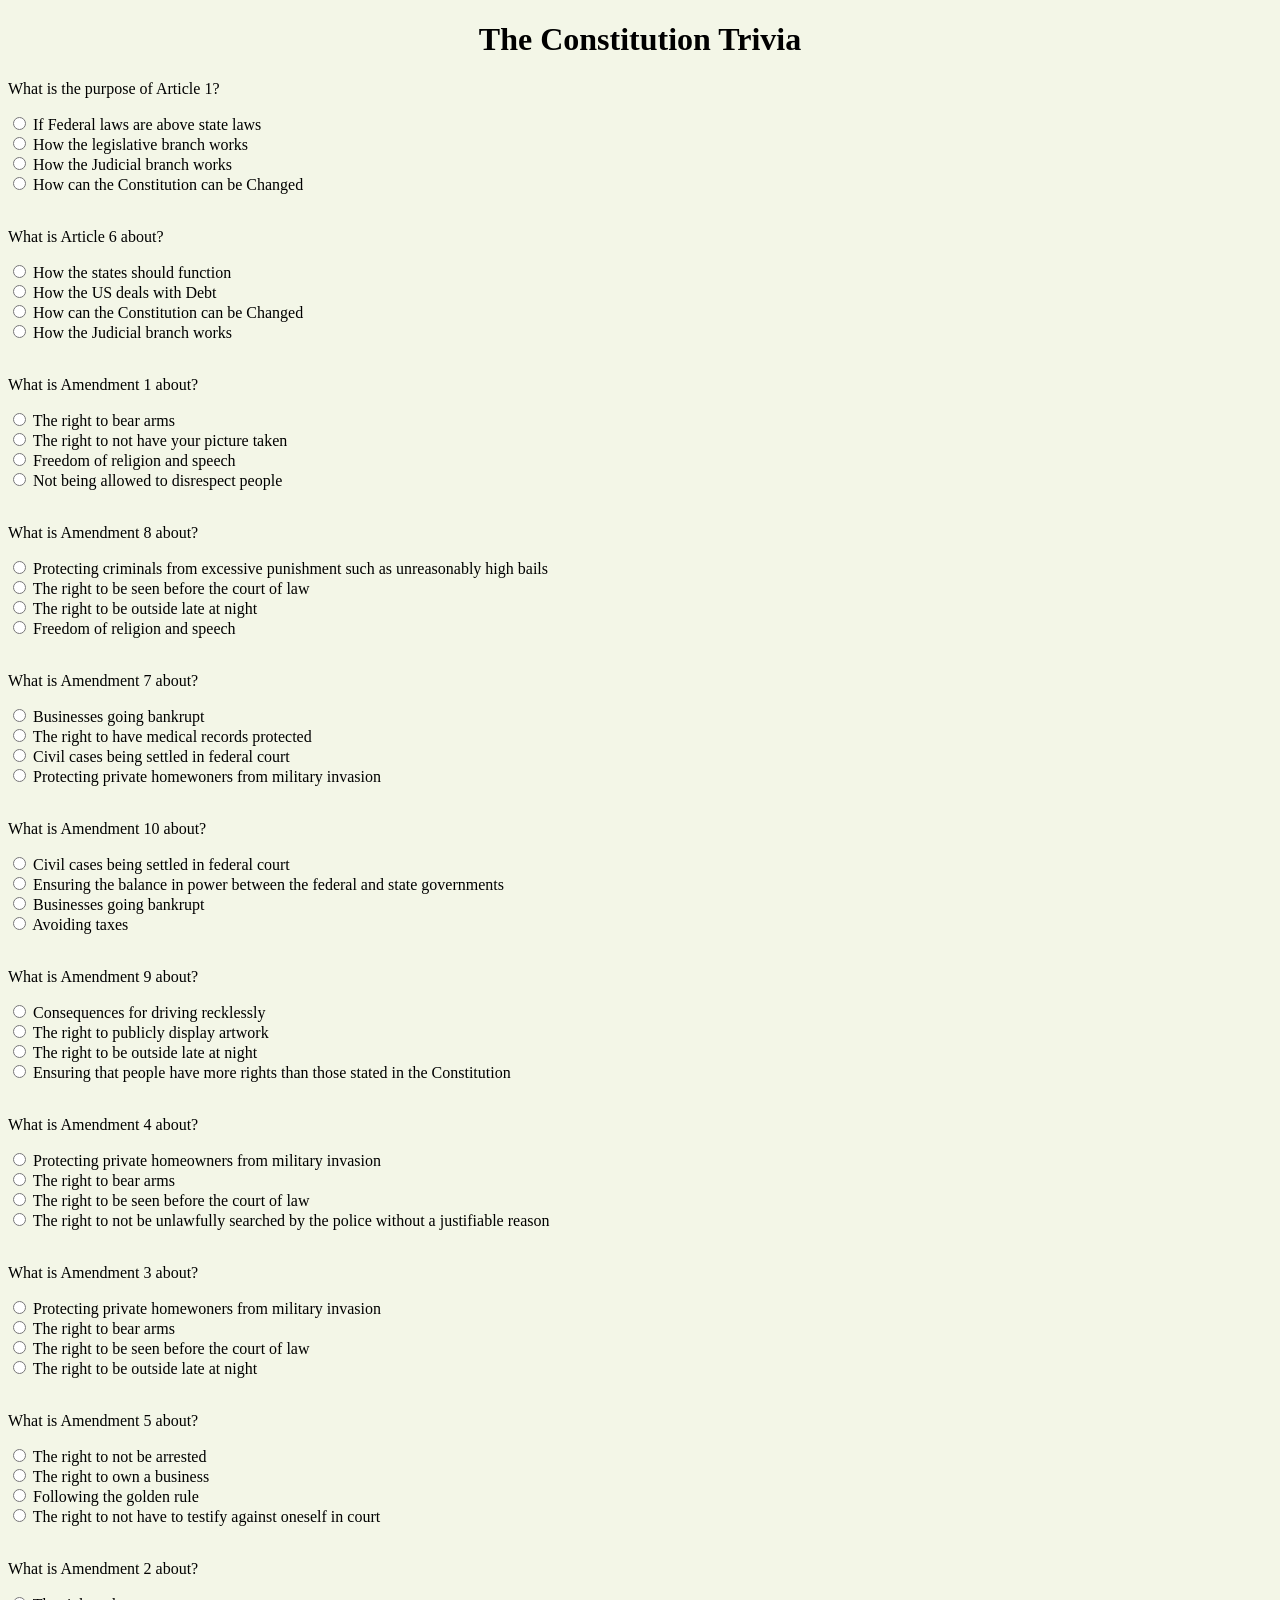
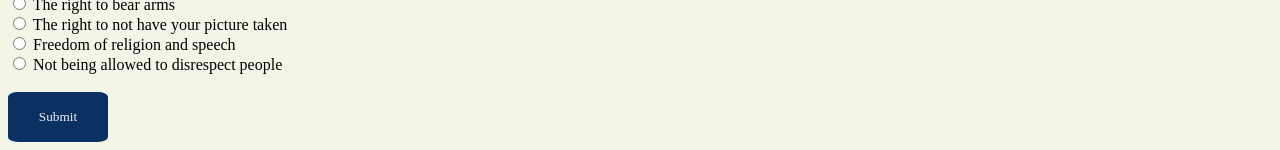
<file: triva2.0.html>
<!DOCTYPE html>
<html lang = "en">
  <head>
    <title>THE CONSTITUTION TRIVIA</title>
    <link rel="stylesheet" href="trivia.css">
    <meta http-equiv="Content-Type" content="text/html; charset=UTF-8"/>
  </head>

  <body>
    
      <h1>The Constitution Trivia</h1>


      <form >
        <p>What is the purpose of Article 1?</p>
        <input type="radio" id="question1.1" name="question1" value="0">
        <label for="question1.1">If Federal laws are above state laws</label><br>
        <input type="radio" id="question1.2" name="question1" value="1">
        <label for="question1.2">How the legislative branch works</label><br>
        <input type="radio" id="question1.3" name="question1" value="0">
        <label for="question1.3">How the Judicial branch works</label><br>
        <input type="radio" id="question1.4" name="question1" value="0">
        <label for="question1.4">How can the Constitution can be Changed</label><br><br> 


      <p>What is Article 6 about?</p>
        <input type="radio" id="question2.1" name="question2" value="0">
        <label for="question2.1">How the states should function</label><br>
        <input type="radio" id="question2.2" name="question2" value="0">
        <label for="question2.2">How the US deals with Debt</label><br>
        <input type="radio" id="question2.3" name="question2" value="1">
        <label for="question2.3">How can the Constitution can be Changed</label><br>
        <input type="radio" id="question2.4" name="question2" value="0">
        <label for="question2.4">How the Judicial branch works</label><br><br>

        <p>What is Amendment 1 about?</p>
        <input type="radio" id="question3.1" name="question3" value="0">
        <label for="question3.1">The right to bear arms</label><br>
        <input type="radio" id="question3.2" name="question3" value="0">
        <label for="question3.2">The right to not have your picture taken</label><br>
        <input type="radio" id="question3.3" name="question3" value="1">
        <label for="question3.3">Freedom of religion and speech</label><br>
        <input type="radio" id="question3.4" name="question3" value="0">
        <label for="question3.4">Not being allowed to disrespect people</label><br><br>


        <p>What is Amendment 8 about?</p>
        <input type="radio" id="question4.1" name="question4" value="1">
        <label for="question4.1">Protecting criminals from excessive punishment such as unreasonably high bails</label><br>
        <input type="radio" id="question4.2" name="question4" value="0">
        <label for="question4.2">The right to be seen before the court of law</label><br>
        <input type="radio" id="question4.3" name="question4" value="0">
        <label for="question4.3">The right to be outside late at night</label><br>
        <input type="radio" id="question4.4" name="question4" value="0">
        <label for="question4.4">Freedom of religion and speech</label><br><br>

        <p>What is Amendment 7 about?</p>
        <input type="radio" id="question5.1" name="question5" value="0">
        <label for="question5.1">Businesses going bankrupt</label><br>
        <input type="radio" id="question5.2" name="question5" value="0">
        <label for="question5.2">The right to have medical records protected</label><br>
        <input type="radio" id="question5.3" name="question5" value="1">
        <label for="question5.3">Civil cases being settled in federal court</label><br>
        <input type="radio" id="question5.4" name="question5" value="0">
        <label for="question5.4">Protecting private homewoners from military invasion</label><br><br>


        <p>What is Amendment 10 about?</p>
        <input type="radio" id="question6.1" name="question6" value="0">
        <label for="question6.1">Civil cases being settled in federal court</label><br>
        <input type="radio" id="question6.2" name="question6" value="1">
        <label for="question6.2">Ensuring the balance in power between the federal and state governments</label><br>
        <input type="radio" id="question6.3" name="question6" value="0">
        <label for="question6.3">Businesses going bankrupt</label><br>
        <input type="radio" id="question6.4" name="question6" value="0">
        <label for="question6.4">Avoiding taxes</label><br><br>

        <p>What is Amendment 9 about?</p>
        <input type="radio" id="question7.1" name="question7" value="0">
        <label for="question7.1">Consequences for driving recklessly</label><br>
        <input type="radio" id="question7.2" name="question7" value="0">
        <label for="question7.2">The right to publicly display artwork</label><br>
        <input type="radio" id="question7.3" name="question7" value="0">
        <label for="question7.3">The right to be outside late at night</label><br>
        <input type="radio" id="question7.4" name="question7" value="1">
        <label for="question7.4">Ensuring that people have more rights than those stated in the Constitution</label><br><br>


        <p>What is Amendment 4 about?</p>
        <input type="radio" id="question8.1" name="question8" value="0">
        <label for="question8.1">Protecting private homeowners from military invasion</label><br>
        <input type="radio" id="question8.2" name="question8" value="0">
        <label for="question8.2">The right to bear arms</label><br>
        <input type="radio" id="question8.3" name="question8" value="0">
        <label for="question8.3">The right to be seen before the court of law</label><br>
        <input type="radio" id="question8.4" name="question8" value="1">
        <label for="question8.4">The right to not be unlawfully searched by the police without a justifiable reason</label><br><br>


        <p>What is Amendment 3 about?</p>
        <input type="radio" id="question9.1" name="question9" value="1">
        <label for="question9.1">Protecting private homewoners from military invasion</label><br>
        <input type="radio" id="question9.2" name="question9" value="0">
        <label for="question9.2">The right to bear arms</label><br>
        <input type="radio" id="question9.3" name="question9" value="0">
        <label for="question9.3">The right to be seen before the court of law</label><br>
        <input type="radio" id="question9.4" name="question9" value="0">
        <label for="question9.4">The right to be outside late at night</label><br><br>


        <p>What is Amendment 5 about?</p>
        <input type="radio" id="question10.1" name="question10" value="0">
        <label for="question10.1">The right to not be arrested</label><br>
        <input type="radio" id="question10.2" name="question10" value="0">
        <label for="question10.2">The right to own a business</label><br>
        <input type="radio" id="question10.3" name="question10" value="0">
        <label for="question10.3">Following the golden rule</label><br>
        <input type="radio" id="question10.4" name="question10" value="1">
        <label for="question10.4">The right to not have to testify against oneself in court</label><br><br>


        <p>What is Amendment 2 about?</p>
        <input type="radio" id="question11.1" name="question11" value="1">
        <label for="question11.1">The right to bear arms</label><br>
        <input type="radio" id="question11.2" name="question11" value="0">
        <label for="question11.2">The right to not have your picture taken</label><br>
        <input type="radio" id="question11.3" name="question11" value="0">
        <label for="question11.3">Freedom of religion and speech</label><br>
        <input type="radio" id="question11.4" name="question11" value="0">
        <label for="question11.4">Not being allowed to disrespect people</label><br><br>
        <button type="button" id="button" onclick="score()">
            Submit
        </button>
    </form>
    <section id="result">
    </section>
    <script>
        function score() {
            document.getElementById("result").innerHTML = "";
            var fullscore = document.getElementsByTagName('input');
            var total = 0;
              
            for(i = 0; i < fullscore.length; i++) {
                  
                if(fullscore[i].type="radio") {
                  
                    if(fullscore[i].checked)
                        total+=parseInt(fullscore[i].value)
                }
            }
            document.getElementById("result").innerHTML +="Score: "+total;
        }
    </script>
  </body>
  </html>
</file>
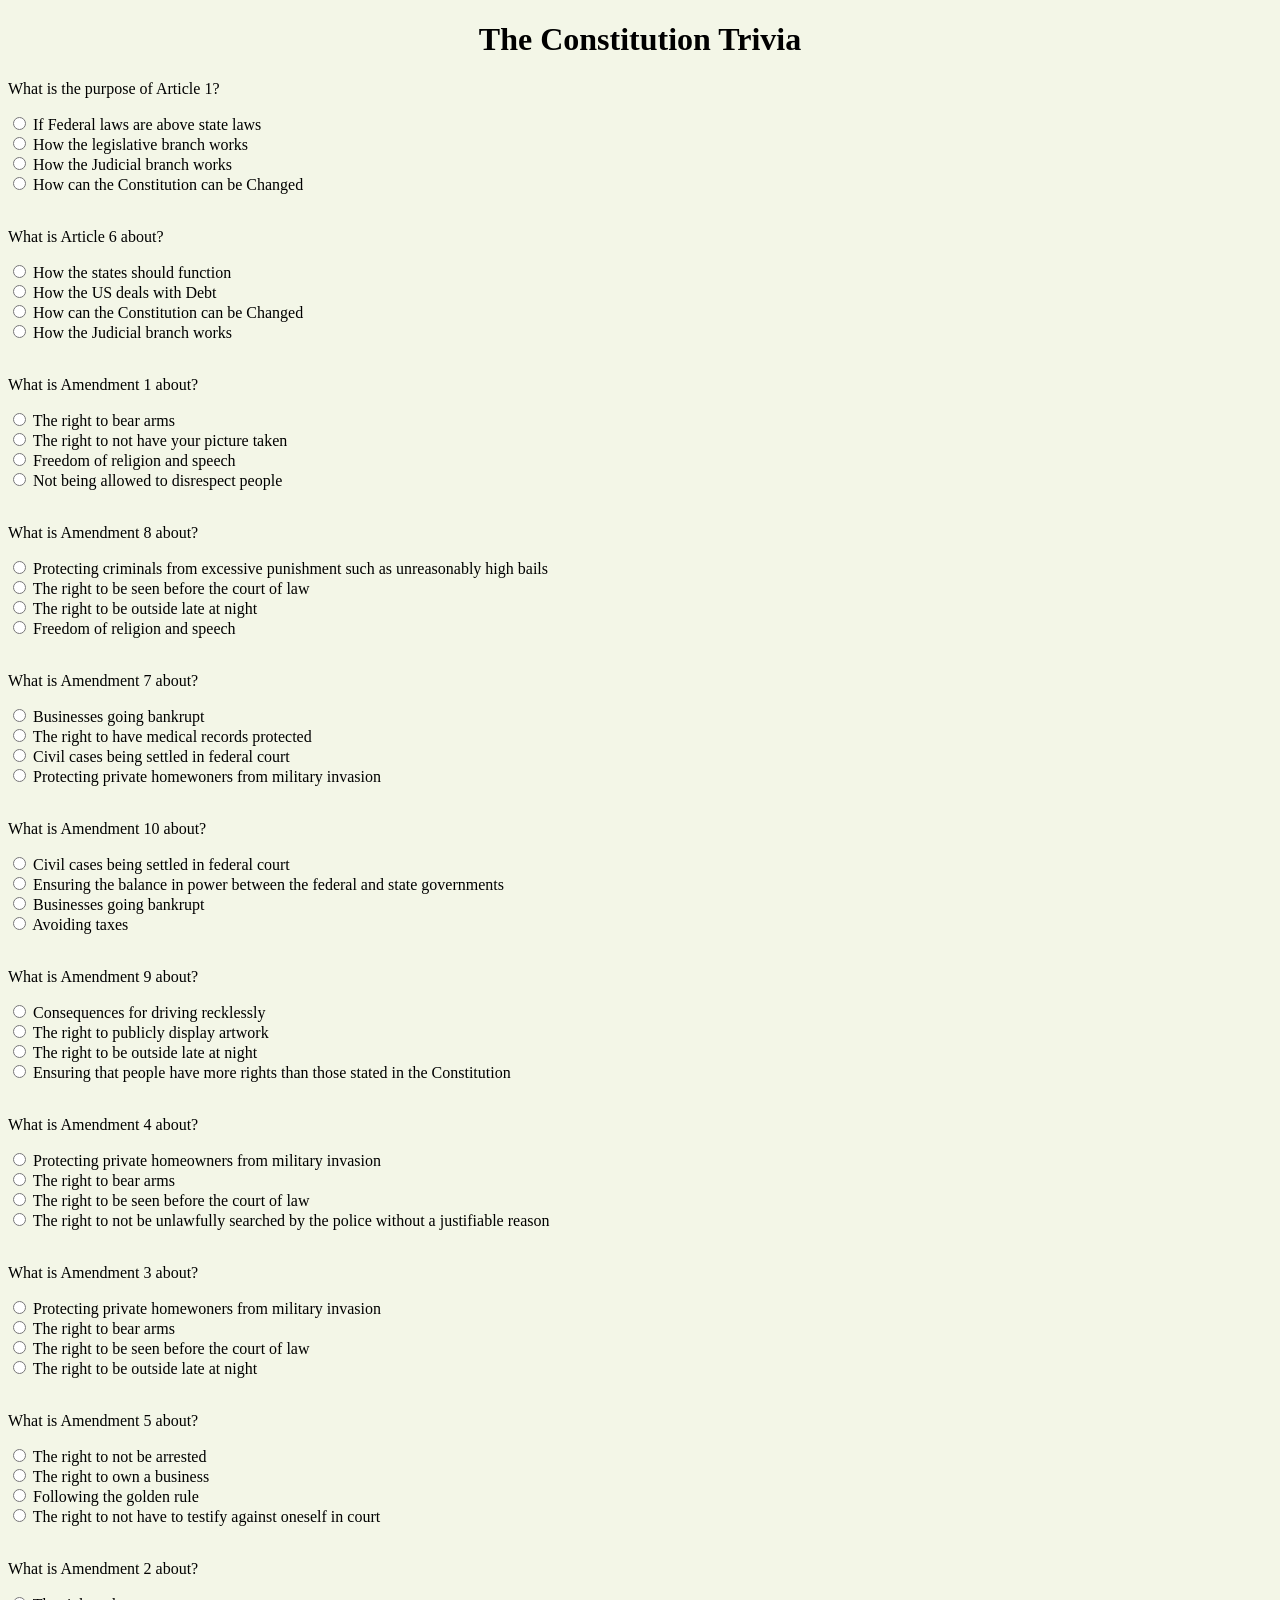
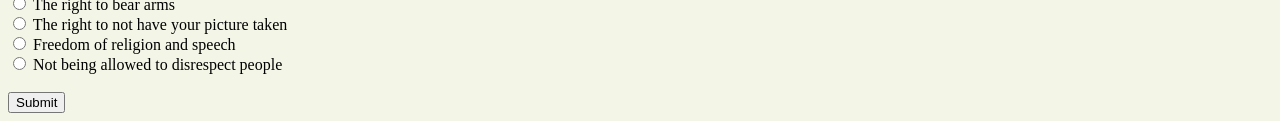
<file: trivia.html>
<!DOCTYPE html>
<html lang = "en">
  <head>
    <title>THE CONSTITUTION TRIVIA</title>
    <link rel="stylesheet" href="styles/trivia.css">
    <meta http-equiv="Content-Type" content="text/html; charset=UTF-8"/>
  </head>

  <body>
    
      <h1>The Constitution Trivia</h1>


      <form >
        <p>What is the purpose of Article 1?</p>
        <input type="radio" id="question1.1" name="question1" value="0">
        <label for="question1.1">If Federal laws are above state laws</label><br>
        <input type="radio" id="question1.2" name="question1" value="1">
        <label for="question1.2">How the legislative branch works</label><br>
        <input type="radio" id="question1.3" name="question1" value="0">
        <label for="question1.3">How the Judicial branch works</label><br>
        <input type="radio" id="question1.4" name="question1" value="0">
        <label for="question1.4">How can the Constitution can be Changed</label><br><br> 


      <p>What is Article 6 about?</p>
        <input type="radio" id="question2.1" name="question2" value="0">
        <label for="question2.1">How the states should function</label><br>
        <input type="radio" id="question2.2" name="question2" value="0">
        <label for="question2.2">How the US deals with Debt</label><br>
        <input type="radio" id="question2.3" name="question2" value="1">
        <label for="question2.3">How can the Constitution can be Changed</label><br>
        <input type="radio" id="question2.4" name="question2" value="0">
        <label for="question2.4">How the Judicial branch works</label><br><br>

        <p>What is Amendment 1 about?</p>
        <input type="radio" id="question3.1" name="question3" value="0">
        <label for="question3.1">The right to bear arms</label><br>
        <input type="radio" id="question3.2" name="question3" value="0">
        <label for="question3.2">The right to not have your picture taken</label><br>
        <input type="radio" id="question3.3" name="question3" value="1">
        <label for="question3.3">Freedom of religion and speech</label><br>
        <input type="radio" id="question3.4" name="question3" value="0">
        <label for="question3.4">Not being allowed to disrespect people</label><br><br>


        <p>What is Amendment 8 about?</p>
        <input type="radio" id="question4.1" name="question4" value="1">
        <label for="question4.1">Protecting criminals from excessive punishment such as unreasonably high bails</label><br>
        <input type="radio" id="question4.2" name="question4" value="0">
        <label for="question4.2">The right to be seen before the court of law</label><br>
        <input type="radio" id="question4.3" name="question4" value="0">
        <label for="question4.3">The right to be outside late at night</label><br>
        <input type="radio" id="question4.4" name="question4" value="0">
        <label for="question4.4">Freedom of religion and speech</label><br><br>

        <p>What is Amendment 7 about?</p>
        <input type="radio" id="question5.1" name="question5" value="0">
        <label for="question5.1">Businesses going bankrupt</label><br>
        <input type="radio" id="question5.2" name="question5" value="0">
        <label for="question5.2">The right to have medical records protected</label><br>
        <input type="radio" id="question5.3" name="question5" value="1">
        <label for="question5.3">Civil cases being settled in federal court</label><br>
        <input type="radio" id="question5.4" name="question5" value="0">
        <label for="question5.4">Protecting private homewoners from military invasion</label><br><br>


        <p>What is Amendment 10 about?</p>
        <input type="radio" id="question6.1" name="question6" value="0">
        <label for="question6.1">Civil cases being settled in federal court</label><br>
        <input type="radio" id="question6.2" name="question6" value="1">
        <label for="question6.2">Ensuring the balance in power between the federal and state governments</label><br>
        <input type="radio" id="question6.3" name="question6" value="0">
        <label for="question6.3">Businesses going bankrupt</label><br>
        <input type="radio" id="question6.4" name="question6" value="0">
        <label for="question6.4">Avoiding taxes</label><br><br>

        <p>What is Amendment 9 about?</p>
        <input type="radio" id="question7.1" name="question7" value="0">
        <label for="question7.1">Consequences for driving recklessly</label><br>
        <input type="radio" id="question7.2" name="question7" value="0">
        <label for="question7.2">The right to publicly display artwork</label><br>
        <input type="radio" id="question7.3" name="question7" value="0">
        <label for="question7.3">The right to be outside late at night</label><br>
        <input type="radio" id="question7.4" name="question7" value="1">
        <label for="question7.4">Ensuring that people have more rights than those stated in the Constitution</label><br><br>


        <p>What is Amendment 4 about?</p>
        <input type="radio" id="question8.1" name="question8" value="0">
        <label for="question8.1">Protecting private homeowners from military invasion</label><br>
        <input type="radio" id="question8.2" name="question8" value="0">
        <label for="question8.2">The right to bear arms</label><br>
        <input type="radio" id="question8.3" name="question8" value="0">
        <label for="question8.3">The right to be seen before the court of law</label><br>
        <input type="radio" id="question8.4" name="question8" value="1">
        <label for="question8.4">The right to not be unlawfully searched by the police without a justifiable reason</label><br><br>


        <p>What is Amendment 3 about?</p>
        <input type="radio" id="question9.1" name="question9" value="1">
        <label for="question9.1">Protecting private homewoners from military invasion</label><br>
        <input type="radio" id="question9.2" name="question9" value="0">
        <label for="question9.2">The right to bear arms</label><br>
        <input type="radio" id="question9.3" name="question9" value="0">
        <label for="question9.3">The right to be seen before the court of law</label><br>
        <input type="radio" id="question9.4" name="question9" value="0">
        <label for="question9.4">The right to be outside late at night</label><br><br>


        <p>What is Amendment 5 about?</p>
        <input type="radio" id="question10.1" name="question10" value="0">
        <label for="question10.1">The right to not be arrested</label><br>
        <input type="radio" id="question10.2" name="question10" value="0">
        <label for="question10.2">The right to own a business</label><br>
        <input type="radio" id="question10.3" name="question10" value="0">
        <label for="question10.3">Following the golden rule</label><br>
        <input type="radio" id="question10.4" name="question10" value="1">
        <label for="question10.4">The right to not have to testify against oneself in court</label><br><br>


        <p>What is Amendment 2 about?</p>
        <input type="radio" id="question11.1" name="question11" value="1">
        <label for="question11.1">The right to bear arms</label><br>
        <input type="radio" id="question11.2" name="question11" value="0">
        <label for="question11.2">The right to not have your picture taken</label><br>
        <input type="radio" id="question11.3" name="question11" value="0">
        <label for="question11.3">Freedom of religion and speech</label><br>
        <input type="radio" id="question11.4" name="question11" value="0">
        <label for="question11.4">Not being allowed to disrespect people</label><br><br>
        <button type="button" id="button" onclick="score()">
            Submit
        </button>
    </form>
    <section id="result"></section>
    <script>
        function score() {
            document.getElementById("result").innerHTML = "";
            var fullscore = document.getElementsByTagName('input');
            var total = 0;
              
            for(i = 0; i < fullscore.length; i++) {
                  
                if(fullscore[i].type="radio") {
                  
                    if(fullscore[i].checked)
                        total+=parseInt(fullscore[i].value)
                }
            }
            document.getElementById("result").innerHTML +="Score: "+total;
        }
    </script>
  </body>
  </html>
</file>
<file: styles/styles.css>
body{
  background-image: url('../images/sky.png');
  height: 100%;
  width: 100%;
}

main{
font-family: 'Coming Soon', cursive;
}


h1{
  text-align: center;
  margin-bottom: 15px;
  margin-top: 25px;
  margin-left: 15px;
}




.links{
  float: right;
  bottom: 20px;
  margin-right: 10px;
}

.container{
  display: grid;
  grid-template-columns: repeat(auto-fill, minmax(200px,1fr));
  grid-auto-rows: minmax(100px, auto);
  grid-gap: 30px;
  margin-top: 280px;

}
.collapse{
  margin-top: 30px;
  padding: 18px;
  width: 100%;
  border: none;
  text-align: center;
  outline: none;
  font-size: 15px;
  background: url('../images/background.jpg') no-repeat;
  height: 150px;
  font-family: 'Coming Soon', cursive;
  font-size: 24px;
}

.content{
  padding: 0 18px;
  margin-top: 0px;
display: none;
overflow: hidden;
background-color: #f1f1f1;
 height: 385px;
}

.active, .button:hover{
  box-shadow: 0 2px 5px 0 rgba(0, 0, 0, 0.16), 0 2px 10px 0 rgba(0, 0, 0, 0.12);
}

.container_two{
  display: grid;
  grid-template-columns: repeat(auto-fill, minmax(200px,1fr));
  grid-auto-rows: minmax(100px, auto);
  grid-gap: 30px;
  margin-top: 20px;

}


.jm_pic{
  position: absolute;
  right: 0px;
  height: 200px;
  width: 200px;
  top: 450px;
  animation-name: slideleft;
  animation-duration: 5s;
  border-radius: 50%;



}


.thought_bubble{

  margin-left: 270px;
  top: 90px;
  width: 200px;
  height: 180px;
  position: absolute;
  /*animation: slideleft;*/
  animation-duration: 5s;
  border-radius: 5%;
  background-color: #f3f6e7;






}
.thought_bubble:after {
  content: '';
	position: absolute;
	right: 0;
	top: 50%;
	width: 0;
	height: 0;
	border: 35px solid transparent;
	border-left-color: #f3f6e7;
	border-right: 0;
	margin-top: -20px;
	margin-right: -20px;
}






.thought_text{
  font-size: 12px;

  padding-left: 10px;
  padding-top: 10px;
  padding-right: 10px;
}

.kids_pic{
  height: 280px;
  width: 500px;
  position: absolute;
  right: 385px;
  top: 30px;



}

.stars{
  height: 280px;
  width: 400px;
  position: absolute;
  top: 20px;
  right: 1005px;
}

.stars_rotate{
  height: 280px;
  width: 400px;
  position: absolute;
  top: 150px;
  left: 1005px;
}


.button{
  background-color: #0A3161;
  border-radius: 10%;
  border:none;
  height: 50px;
  width: 100px;
  display: inline-block;
  font-family: 'Coming Soon', cursive;
  color:#f1f1f1

}

.footer_img{
  height: 440px;
  margin-left: 420px;

}


.image-media{
  height: 90px;
  width: 120px;
  padding-bottom: 1px;
}

.court{
  height: 160px;
  width: 180px;
  margin-bottom: 10px;
}

.states{
  height: 120px;
  width: 100px;
  margin-left: 50px;
}

.learn_more{
  margin-left: 400px;
  margin-bottom: 80px;;
  background-color:#B31942;
  border-radius: 10%;
  border: none;
  float: right;



  height: 50px;
  width: 190px;
  
  font-family: 'Coming Soon', cursive;
  color:#f1f1f1
}

@keyframes slideleft{
  from{transform:translateX(40px)}
  to{transform: translateX(-100px)}

}
</file>
<file: trivia.css>
body {
    background-color:  #f3f6e7;
    font-family:'Coming Soon', cursive;
  }
  
  h1 {
    color: black;
    text-align: center;
  }
  


  button {
    background-color: #0A3161;
    border-radius: 10%;
    border:none;
    height: 50px;
    width: 100px;
    display: inline-block;
    font-family: 'Coming Soon', cursive;
    color:#f1f1f1
  }

  #result{

    color:#B31942
  }
</file>
<file: styles/trivia.css>
body {
    background-color:  #f3f6e7;
    font-family:'Coming Soon', cursive;
  }
  
  h1 {
    color: black;
    text-align: center;
  }
  


  .button{
    background-color: #0A3161;
    border-radius: 10%;
    border:none;
    height: 50px;
    width: 100px;
    display: inline-block;
    font-family: 'Coming Soon', cursive;
    color:#f1f1f1
  }

  #result{

    color:#B31942
  }
</file>
